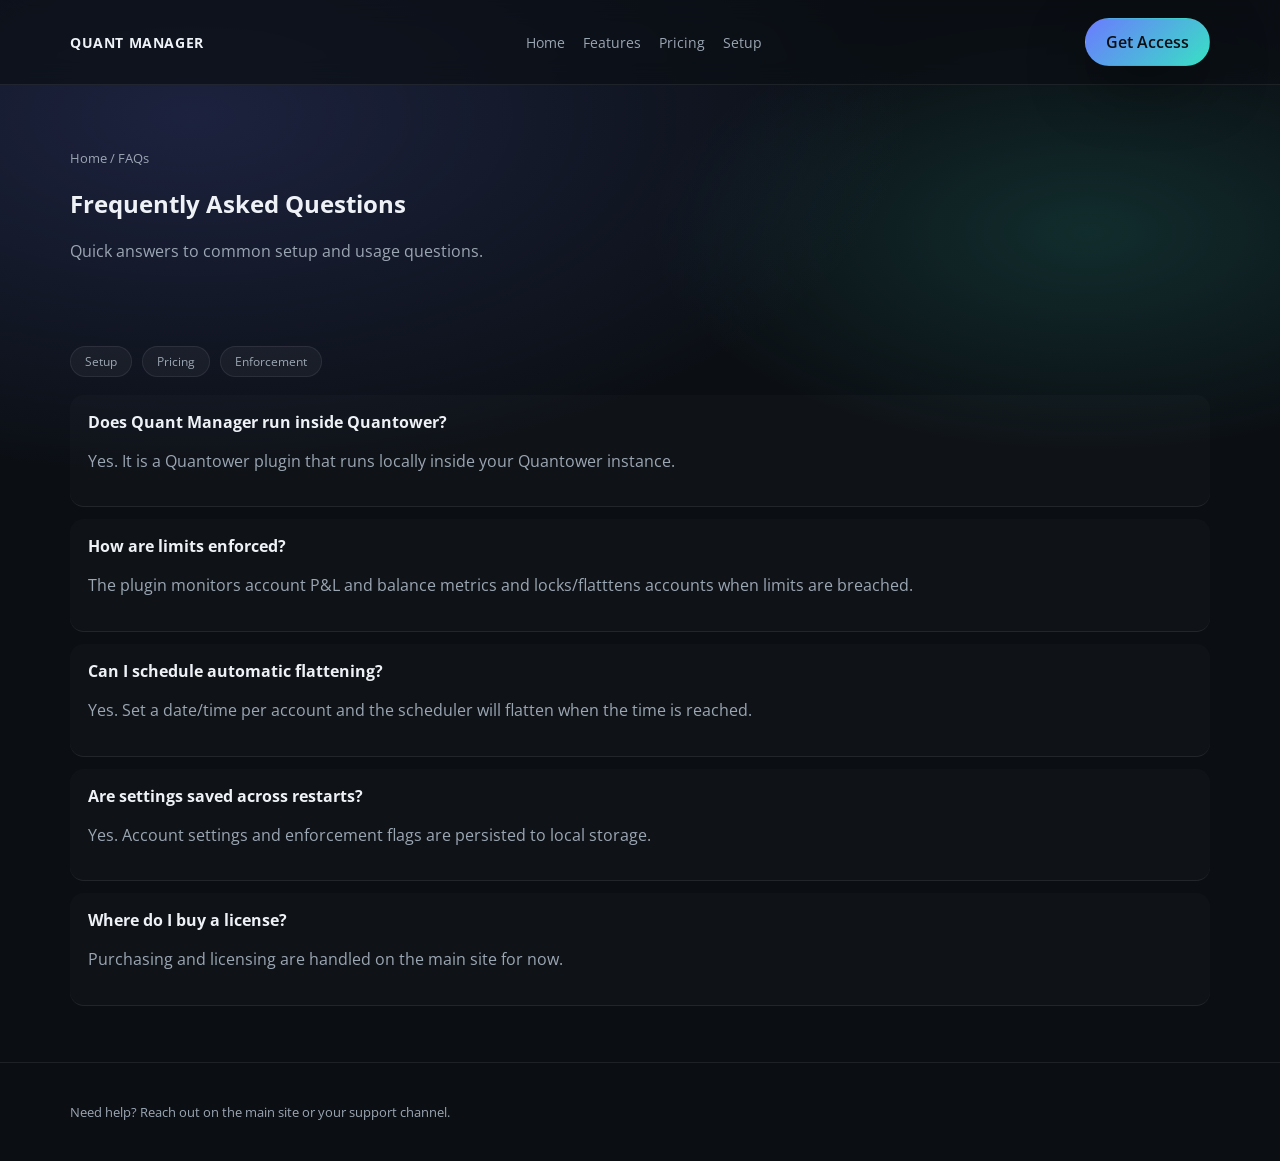
<file: faq.html>
<!DOCTYPE html>
<html lang="en">
  <head>
    <meta charset="UTF-8" />
    <meta name="viewport" content="width=device-width, initial-scale=1" />
    <title>Quant Manager — FAQs</title>
    <link rel="stylesheet" href="./styles.css" />
  </head>
  <body>
    <header class="nav">
      <div class="container nav-inner">
        <div class="logo">Quant Manager</div>
        <nav class="nav-links">
          <a href="./index.html">Home</a>
          <a href="./index.html#features">Features</a>
          <a href="./pricing.html">Pricing</a>
          <a href="./setup.html">Setup</a>
        </nav>
        <a class="btn" href="https://ldqtrading.gumroad.com/l/tpsplugin" target="_blank" rel="noreferrer">Get Access</a>
      </div>
    </header>

    <main class="container">
      <section class="page-hero">
        <div class="breadcrumbs">Home / FAQs</div>
        <h1>Frequently Asked Questions</h1>
        <p class="muted">Quick answers to common setup and usage questions.</p>
      </section>

      <section class="section">
        <div class="pill-row">
          <span class="pill">Setup</span>
          <span class="pill">Pricing</span>
          <span class="pill">Enforcement</span>
        </div>
        <div class="faq-item">
          <h4>Does Quant Manager run inside Quantower?</h4>
          <p class="muted">Yes. It is a Quantower plugin that runs locally inside your Quantower instance.</p>
        </div>
        <div class="faq-item">
          <h4>How are limits enforced?</h4>
          <p class="muted">The plugin monitors account P&L and balance metrics and locks/flatttens accounts when limits are breached.</p>
        </div>
        <div class="faq-item">
          <h4>Can I schedule automatic flattening?</h4>
          <p class="muted">Yes. Set a date/time per account and the scheduler will flatten when the time is reached.</p>
        </div>
        <div class="faq-item">
          <h4>Are settings saved across restarts?</h4>
          <p class="muted">Yes. Account settings and enforcement flags are persisted to local storage.</p>
        </div>
        <div class="faq-item">
          <h4>Where do I buy a license?</h4>
          <p class="muted">Purchasing and licensing are handled on the main site for now.</p>
        </div>
      </section>
    </main>

    <footer class="footer">
      <div class="container">
        <div>Need help? Reach out on the main site or your support channel.</div>
      </div>
    </footer>
  </body>
</html>
</file>
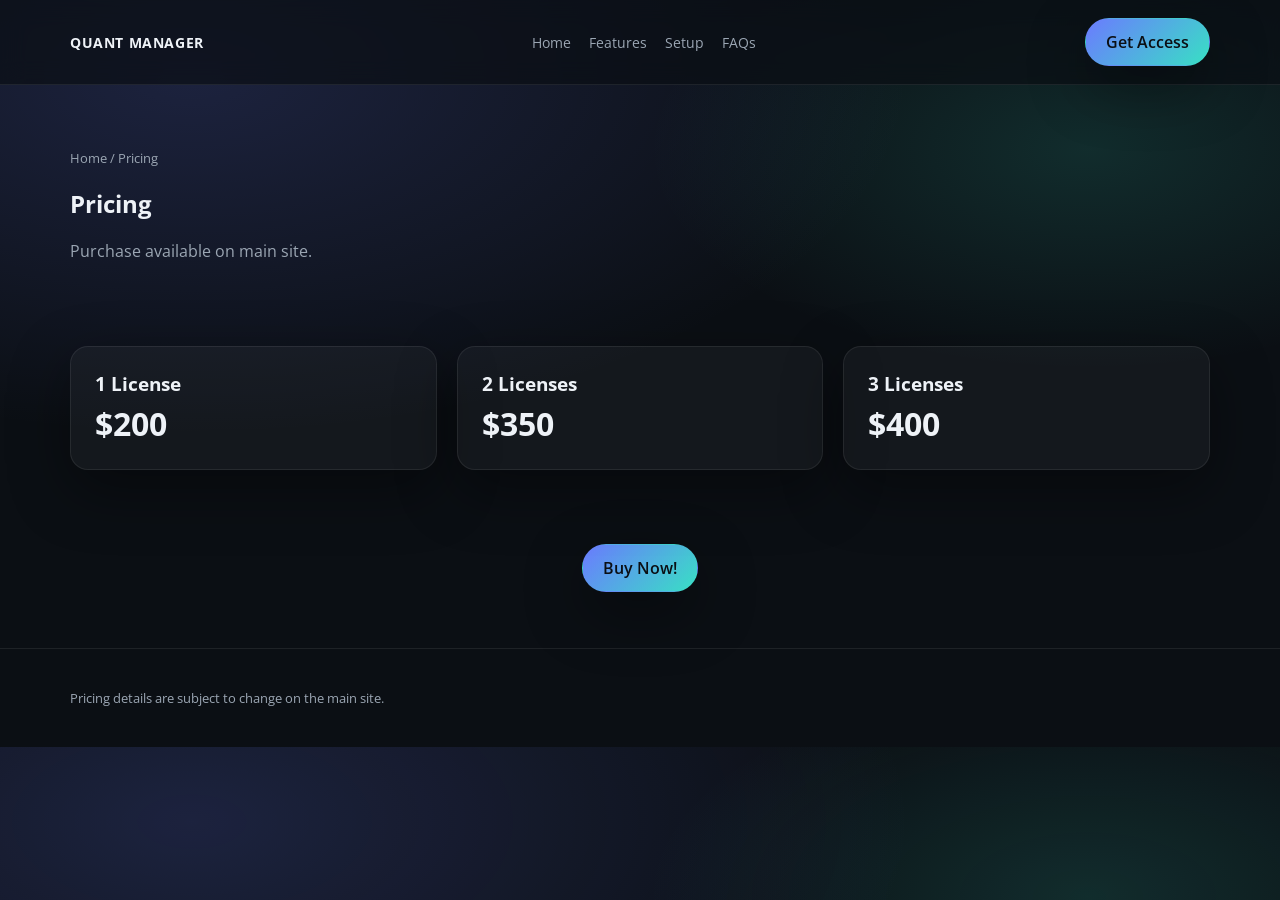
<file: pricing.html>
<!DOCTYPE html>
<html lang="en">
  <head>
    <meta charset="UTF-8" />
    <meta name="viewport" content="width=device-width, initial-scale=1" />
    <title>Quant Manager — Pricing</title>
    <link rel="stylesheet" href="./styles.css" />
  </head>
  <body>
    <header class="nav">
      <div class="container nav-inner">
        <div class="logo">Quant Manager</div>
        <nav class="nav-links">
          <a href="./index.html">Home</a>
          <a href="./index.html#features">Features</a>
          <a href="./setup.html">Setup</a>
          <a href="./faq.html">FAQs</a>
        </nav>
        <a class="btn" href="https://ldqtrading.gumroad.com/l/tpsplugin" target="_blank" rel="noreferrer">Get Access</a>
      </div>
    </header>

    <main class="container">
      <section class="page-hero">
        <div class="breadcrumbs">Home / Pricing</div>
        <h1>Pricing</h1>
        <p class="muted">Purchase available on main site.</p>
      </section>

      <section class="section pricing">
        <div class="price-card">
          <h3>1 License</h3>
          <div class="price">$200</div>
        </div>
        <div class="price-card">
          <h3>2 Licenses</h3>
          <div class="price">$350</div>
        </div>
        <div class="price-card">
          <h3>3 Licenses</h3>
          <div class="price">$400</div>
      </section>

      <section class="section pricing-cta">
        <a class="btn" href="https://ldqtrading.gumroad.com/l/tpsplugin" target="_blank" rel="noreferrer">Buy Now!</a>
      </section>
    </main>

    <footer class="footer">
      <div class="container">
        <div>Pricing details are subject to change on the main site.</div>
      </div>
    </footer>
  </body>
</html>
</file>
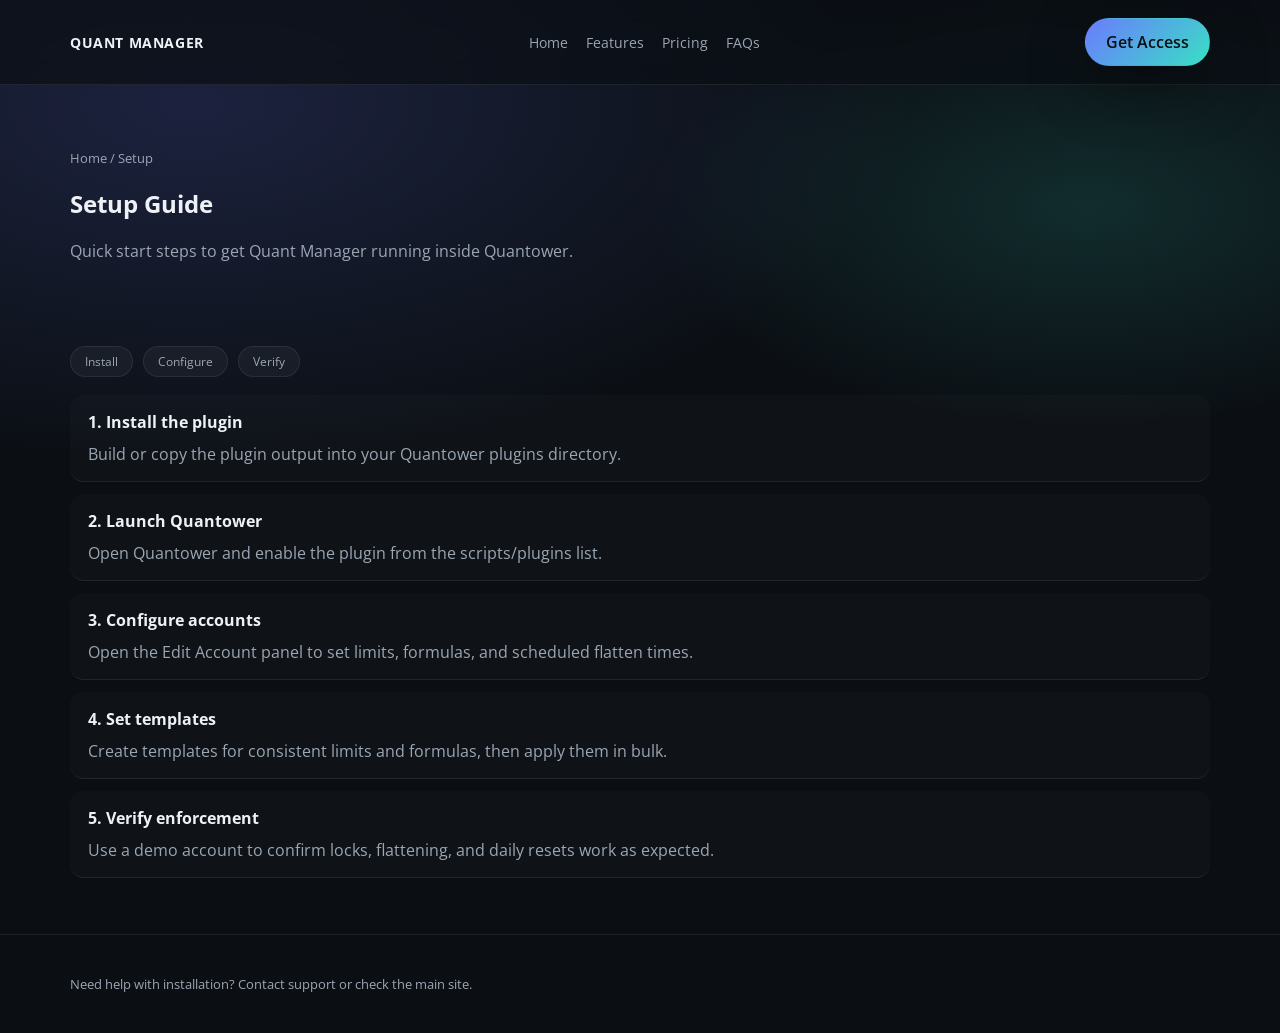
<file: setup.html>
<!DOCTYPE html>
<html lang="en">
  <head>
    <meta charset="UTF-8" />
    <meta name="viewport" content="width=device-width, initial-scale=1" />
    <title>Quant Manager — Setup Guide</title>
    <link rel="stylesheet" href="./styles.css" />
  </head>
  <body>
    <header class="nav">
      <div class="container nav-inner">
        <div class="logo">Quant Manager</div>
        <nav class="nav-links">
          <a href="./index.html">Home</a>
          <a href="./index.html#features">Features</a>
          <a href="./pricing.html">Pricing</a>
          <a href="./faq.html">FAQs</a>
        </nav>
        <a class="btn" href="https://ldqtrading.gumroad.com/l/tpsplugin" target="_blank" rel="noreferrer">Get Access</a>
      </div>
    </header>

    <main class="container">
      <section class="page-hero">
        <div class="breadcrumbs">Home / Setup</div>
        <h1>Setup Guide</h1>
        <p class="muted">Quick start steps to get Quant Manager running inside Quantower.</p>
      </section>

      <section class="section">
        <div class="pill-row">
          <span class="pill">Install</span>
          <span class="pill">Configure</span>
          <span class="pill">Verify</span>
        </div>
        <div class="setup-step">
          <strong>1. Install the plugin</strong>
          <div class="muted">Build or copy the plugin output into your Quantower plugins directory.</div>
        </div>
        <div class="setup-step">
          <strong>2. Launch Quantower</strong>
          <div class="muted">Open Quantower and enable the plugin from the scripts/plugins list.</div>
        </div>
        <div class="setup-step">
          <strong>3. Configure accounts</strong>
          <div class="muted">Open the Edit Account panel to set limits, formulas, and scheduled flatten times.</div>
        </div>
        <div class="setup-step">
          <strong>4. Set templates</strong>
          <div class="muted">Create templates for consistent limits and formulas, then apply them in bulk.</div>
        </div>
        <div class="setup-step">
          <strong>5. Verify enforcement</strong>
          <div class="muted">Use a demo account to confirm locks, flattening, and daily resets work as expected.</div>
        </div>
      </section>
    </main>

    <footer class="footer">
      <div class="container">
        <div>Need help with installation? Contact support or check the main site.</div>
      </div>
    </footer>
  </body>
</html>
</file>
<file: styles.css>
@import url("https://fonts.googleapis.com/css2?family=Open+Sans:wght@400;600;700&display=swap");
/* Quant Manager marketing site styles */
:root {
  --bg: #0b0f14;
  --bg-soft: #0f141c;
  --panel: rgba(255, 255, 255, 0.04);
  --text: #eef2f7;
  --muted: #9ba6b3;
  --accent: #6b7bff;
  --accent-2: #38e0c4;
  --accent-3: #f6c94c;
  --border: rgba(255, 255, 255, 0.08);
  --shadow: 0 20px 60px rgba(0, 0, 0, 0.4);
}

* {
  box-sizing: border-box;
}

html, body {
  margin: 0;
  padding: 0;
  font-family: "Open Sans", "Segoe UI", Arial, sans-serif;
  background: radial-gradient(1200px 600px at 15% 10%, rgba(107, 123, 255, 0.18), transparent 60%),
    radial-gradient(800px 400px at 85% 20%, rgba(56, 224, 196, 0.14), transparent 55%),
    var(--bg);
  color: var(--text);
}

a {
  color: inherit;
  text-decoration: none;
}

img {
  max-width: 100%;
  display: block;
  border-radius: 12px;
}

.container {
  width: min(1140px, 92%);
  margin: 0 auto;
}

.nav {
  position: sticky;
  top: 0;
  backdrop-filter: blur(12px);
  background: rgba(11, 15, 20, 0.7);
  border-bottom: 1px solid var(--border);
  z-index: 10;
}

.nav-inner {
  display: flex;
  align-items: center;
  justify-content: space-between;
  padding: 18px 0;
}

.logo {
  font-weight: 700;
  letter-spacing: 0.6px;
  text-transform: uppercase;
  font-size: 14px;
}

.nav-links {
  display: flex;
  gap: 18px;
  font-size: 14px;
  color: var(--muted);
}

.nav-links a:hover {
  color: var(--text);
}

.btn {
  display: inline-flex;
  align-items: center;
  gap: 10px;
  padding: 12px 20px;
  border-radius: 999px;
  border: 1px solid transparent;
  background: linear-gradient(135deg, var(--accent), var(--accent-2));
  color: #0b0f14;
  font-weight: 600;
  box-shadow: var(--shadow);
}

.btn.secondary {
  background: rgba(255, 255, 255, 0.06);
  border-color: var(--border);
  color: var(--text);
  box-shadow: none;
}

.btn.hover-accent {
  background: rgba(255, 255, 255, 0.06);
  border-color: var(--border);
  color: var(--text);
  box-shadow: none;
}

.btn.hover-accent:hover {
  background: linear-gradient(135deg, var(--accent), var(--accent-2));
  border-color: transparent;
  color: #0b0f14;
  box-shadow: var(--shadow);
}

.hero {
  padding: 88px 0 40px;
  display: grid;
  gap: 36px;
  grid-template-columns: repeat(auto-fit, minmax(280px, 1fr));
  align-items: center;
}

.hero h1 {
  font-size: clamp(30px, 4.2vw, 52px);
  margin: 0 0 14px;
}

.hero p {
  color: var(--muted);
  line-height: 1.7;
  margin: 0 0 22px;
}

.hero-card {
  background: linear-gradient(135deg, rgba(107, 123, 255, 0.18), rgba(56, 224, 196, 0.12));
  border: 1px solid var(--border);
  border-radius: 18px;
  padding: 20px;
  box-shadow: var(--shadow);
}

.hero-card small {
  color: var(--muted);
}

.section {
  padding: 56px 0;
}

.section h2 {
  margin: 0 0 16px;
  font-size: 28px;
}

.features-heading {
  font-size: clamp(36px, 4.8vw, 56px);
  font-weight: 700;
  letter-spacing: -0.5px;
  margin-bottom: 30px;
  text-align: center;
}

.section p {
  color: var(--muted);
  line-height: 1.6;
}

.grid {
  display: grid;
  gap: 22px;
  grid-template-columns: repeat(auto-fit, minmax(240px, 1fr));
}

.feature-split {
  display: grid;
  grid-template-columns: minmax(360px, 1.2fr) minmax(300px, 1fr);
  gap: 40px;
  align-items: center;
  min-height: 520px;
  position: relative;
}

.feature-split::before {
  content: "";
  position: absolute;
  inset: -200px -160px;
  background: radial-gradient(560px 260px at 20% 40%, rgba(107, 123, 255, 0.16), transparent 75%),
    radial-gradient(560px 260px at 80% 55%, rgba(56, 224, 196, 0.12), transparent 75%);
  filter: blur(24px);
  opacity: 0.8;
  pointer-events: none;
  z-index: 0;
}

.feature-image {
  background: transparent;
  border: 0;
  border-radius: 0;
  padding: 0;
  box-shadow: none;
  position: relative;
  z-index: 1;
}

.feature-image img {
  width: 100%;
  height: auto;
  display: block;
  border-radius: 12px;
}

.feature-image.is-compact img {
  max-height: 280px;
  object-fit: contain;
}

.feature-list {
  display: grid;
  gap: 0;
  border-top: 1px solid rgba(255, 255, 255, 0.08);
  position: relative;
  z-index: 1;
}

.feature-item {
  text-align: left;
  border: 0;
  border-bottom: 1px solid rgba(255, 255, 255, 0.08);
  background: transparent;
  padding: 24px 6px 24px 20px;
  color: var(--text);
  cursor: pointer;
  position: relative;
  transition: color 0.2s ease, transform 0.2s ease;
}

.feature-item:hover {
  color: #ffffff;
  transform: translateY(-1px);
}

.feature-item.is-active {
  color: #ffffff;
}

.feature-item.is-active::before {
  content: "";
  position: absolute;
  left: 0;
  top: 28px;
  width: 8px;
  height: 8px;
  border-radius: 999px;
  background: rgba(107, 123, 255, 0.9);
  box-shadow: 0 0 0 8px rgba(107, 123, 255, 0.15);
}

.feature-title {
  display: block;
  font-size: 22px;
  font-weight: 600;
  margin-bottom: 10px;
}

.feature-description {
  display: none;
  color: var(--muted);
  line-height: 1.6;
  font-size: 16px;
}

.feature-item.is-active .feature-description {
  display: block;
}

.fade-section {
  opacity: 0;
  transform: translateY(26px);
  transition: opacity 0.7s ease, transform 0.7s ease;
  will-change: opacity, transform;
}

.fade-section.is-visible {
  opacity: 1;
  transform: translateY(0);
}

@media (prefers-reduced-motion: reduce) {
  .fade-section {
    opacity: 1;
    transform: none;
    transition: none;
  }
}

.enforcement-section {
  margin-top: 20px;
  min-height: 85vh;
  display: flex;
  flex-direction: column;
  justify-content: center;
  padding: 32px 0;
  position: relative;
  overflow: visible;
}

.enforcement-section::before {
  content: "";
  position: absolute;
  inset: -260px -220px;
  background: radial-gradient(660px 320px at 20% 45%, rgba(107, 123, 255, 0.12), transparent 80%),
    radial-gradient(660px 320px at 80% 50%, rgba(56, 224, 196, 0.1), transparent 80%);
  filter: blur(28px);
  opacity: 0.7;
  pointer-events: none;
  z-index: 0;
}

.enforcement-section > * {
  position: relative;
  z-index: 1;
}

.enforcement-heading {
  text-align: center;
  font-size: clamp(32px, 4.2vw, 56px);
  margin: -12px 0 32px;
}

.section-toggle {
  display: grid;
  grid-template-columns: repeat(auto-fit, minmax(260px, 1fr));
  gap: 24px;
  align-items: stretch;
  margin-bottom: 28px;
  padding-bottom: 28px;
  position: relative;
}

.section-toggle::after {
  content: "";
  position: absolute;
  left: 6%;
  right: 6%;
  bottom: 0;
  height: 1px;
  background: linear-gradient(90deg, transparent, rgba(255, 255, 255, 0.14), transparent);
  opacity: 0.6;
}

.toggle-btn {
  border-radius: 999px;
  padding: 18px 26px;
  border: 1px solid var(--border);
  background: rgba(255, 255, 255, 0.06);
  color: var(--text);
  font-weight: 600;
  font-size: 16px;
  cursor: pointer;
  transition: transform 0.2s ease, border-color 0.2s ease, background 0.2s ease;
}

.toggle-btn:hover {
  transform: translateY(-1px);
  border-color: rgba(107, 123, 255, 0.4);
}

.toggle-btn.is-active {
  border-color: transparent;
  background: linear-gradient(135deg, var(--accent), var(--accent-2));
  color: #0b0f14;
  box-shadow: var(--shadow);
}

.toggle-panel {
  display: none;
  position: relative;
  z-index: 1;
}

.toggle-panel.is-active {
  display: block;
}

.toggle-panel::before {
  content: "";
  position: absolute;
  inset: -140px -120px;
  background: radial-gradient(480px 240px at 20% 30%, rgba(107, 123, 255, 0.12), transparent 75%),
    radial-gradient(480px 240px at 80% 35%, rgba(56, 224, 196, 0.1), transparent 75%);
  filter: blur(22px);
  opacity: 0.75;
  pointer-events: none;
  z-index: 0;
}

.toggle-panel > * {
  position: relative;
  z-index: 1;
}

.feature-grid {
  margin-top: 30px;
  display: grid;
  gap: 28px;
  grid-template-columns: repeat(auto-fit, minmax(260px, 1fr));
}

.mini-feature {
  border-radius: 18px;
  border: 1px solid rgba(255, 255, 255, 0.08);
  background: rgba(255, 255, 255, 0.02);
  padding: 24px;
  text-align: left;
  color: var(--text);
  cursor: pointer;
  transition: transform 0.2s ease, border-color 0.2s ease, background 0.2s ease;
}

.mini-feature:hover {
  transform: translateY(-2px);
  border-color: rgba(107, 123, 255, 0.45);
  background: rgba(107, 123, 255, 0.08);
}

.mini-feature strong {
  display: block;
  font-size: 20px;
  margin-bottom: 10px;
}

.mini-feature span {
  color: var(--muted);
  line-height: 1.6;
  font-size: 15px;
}

.feature-modal {
  position: fixed;
  inset: 0;
  display: flex;
  align-items: center;
  justify-content: center;
  background: rgba(8, 12, 18, 0.6);
  opacity: 0;
  pointer-events: none;
  transition: opacity 0.2s ease;
  z-index: 999;
}

.feature-modal.is-open {
  opacity: 1;
  pointer-events: auto;
}

.feature-modal-card {
  width: min(620px, 92vw);
  background: linear-gradient(145deg, rgba(38, 52, 77, 0.95), rgba(20, 28, 44, 0.98));
  border: 1px solid rgba(255, 255, 255, 0.08);
  border-radius: 20px;
  padding: 28px;
  box-shadow: 0 30px 80px rgba(0, 0, 0, 0.45);
  position: relative;
}

.feature-modal-card h3 {
  margin-top: 0;
  font-size: 24px;
}

.feature-modal-card p {
  color: rgba(255, 255, 255, 0.85);
  line-height: 1.6;
  margin-bottom: 0;
}

.feature-modal-close {
  position: absolute;
  right: 18px;
  top: 16px;
  width: 36px;
  height: 36px;
  border-radius: 999px;
  border: 0;
  background: rgba(255, 255, 255, 0.12);
  color: #fff;
  cursor: pointer;
  font-size: 20px;
}

.modal-open {
  overflow: hidden;
}

.card {
  background: var(--panel);
  border: 1px solid var(--border);
  border-radius: 18px;
  padding: 20px;
  box-shadow: var(--shadow);
  backdrop-filter: blur(8px);
}

.card h3 {
  margin: 0 0 8px;
  font-size: 18px;
}

.card p {
  margin: 0;
  color: var(--muted);
  line-height: 1.5;
}

.callout {
  border-radius: 20px;
  padding: 32px;
  background: linear-gradient(135deg, rgba(107, 123, 255, 0.2), rgba(56, 224, 196, 0.12));
  border: 1px solid var(--border);
  position: relative;
  overflow: hidden;
}

.callout::before {
  content: "";
  position: absolute;
  inset: -180px -150px;
  background: radial-gradient(480px 240px at 25% 45%, rgba(107, 123, 255, 0.14), transparent 75%),
    radial-gradient(480px 240px at 75% 55%, rgba(56, 224, 196, 0.11), transparent 75%);
  filter: blur(20px);
  opacity: 0.8;
  pointer-events: none;
  z-index: 0;
}

.callout > * {
  position: relative;
  z-index: 1;
}

.pricing {
  display: grid;
  gap: 20px;
  grid-template-columns: repeat(auto-fit, minmax(220px, 1fr));
}

.pricing-pills {
  display: grid;
  gap: 18px;
  grid-template-columns: repeat(auto-fit, minmax(220px, 1fr));
  align-items: stretch;
}

.pricing-cta {
  display: flex;
  justify-content: center;
  padding-top: 18px;
}

.pricing-pill {
  display: flex;
  align-items: center;
  gap: 18px;
  padding: 18px 22px;
  border-radius: 14px;
  border: 1px solid rgba(255, 255, 255, 0.18);
  background: rgba(0, 0, 0, 0.25);
  box-shadow: 0 18px 40px rgba(0, 0, 0, 0.35);
}

.pill-price {
  min-width: 86px;
  height: 46px;
  padding: 0 16px;
  border-radius: 999px;
  border: 1px solid rgba(255, 255, 255, 0.35);
  display: inline-flex;
  align-items: center;
  justify-content: center;
  font-weight: 700;
  color: #ffffff;
  background: rgba(0, 0, 0, 0.25);
}

.pill-meta strong {
  font-size: 18px;
  color: #ffffff;
}

.price-card {
  padding: 24px;
  border-radius: 18px;
  background: var(--panel);
  border: 1px solid var(--border);
  box-shadow: var(--shadow);
  position: relative;
  overflow: hidden;
}

.price-card::before {
  content: "";
  position: absolute;
  inset: 0;
  background: radial-gradient(300px 120px at 20% 0%, rgba(107, 123, 255, 0.18), transparent 60%),
    radial-gradient(240px 120px at 90% 10%, rgba(56, 224, 196, 0.18), transparent 60%);
  opacity: 0;
  transition: opacity 0.3s ease;
}

.price-card:hover::before {
  opacity: 1;
}

.price {
  font-size: 32px;
  font-weight: 700;
}

.muted {
  color: var(--muted);
}

.footer {
  padding: 40px 0;
  border-top: 1px solid var(--border);
  color: var(--muted);
  font-size: 13px;
}

.page-hero {
  padding: 64px 0 12px;
}

.breadcrumbs {
  color: var(--muted);
  font-size: 13px;
}

.faq-item {
  border-bottom: 1px solid var(--border);
  padding: 16px 0;
}

.faq-item h4 {
  margin: 0 0 6px;
}

.setup-step {
  display: grid;
  gap: 10px;
  padding: 16px 0;
  border-bottom: 1px solid var(--border);
}

.faq-item,
.setup-step {
  background: rgba(255, 255, 255, 0.02);
  border-radius: 14px;
  padding: 16px 18px;
}

.faq-item + .faq-item,
.setup-step + .setup-step {
  margin-top: 12px;
}

.pricing .price-card h3 {
  margin: 0 0 6px;
}

.pricing .price-card .muted {
  margin-bottom: 10px;
}

.pill-row {
  display: flex;
  flex-wrap: wrap;
  gap: 10px;
  margin-bottom: 18px;
}

.pill {
  padding: 6px 14px;
  border-radius: 999px;
  font-size: 12px;
  border: 1px solid var(--border);
  color: var(--muted);
  background: rgba(255, 255, 255, 0.04);
}

.hero-metrics {
  display: grid;
  grid-template-columns: repeat(auto-fit, minmax(160px, 1fr));
  gap: 12px;
  margin-top: 18px;
}

.metric {
  background: rgba(255, 255, 255, 0.04);
  border: 1px solid var(--border);
  padding: 12px 14px;
  border-radius: 14px;
}

.metric strong {
  display: block;
  font-size: 16px;
}

.feature-row {
  display: flex;
  flex-direction: row-reverse;
  gap: 14px;
  margin-top: 18px;
  flex-wrap: wrap;
}

.feature-pill {
  flex: 1 1 180px;
  background: rgba(255, 255, 255, 0.05);
  border: 1px solid var(--border);
  border-radius: 16px;
  padding: 12px 14px;
  min-width: 180px;
}

.feature-pill strong {
  display: block;
  font-size: 14px;
  margin-bottom: 4px;
}

.accent-section {
  margin: 48px 0;
  padding: 32px;
  border-radius: 22px;
  background: linear-gradient(135deg, rgba(107, 123, 255, 0.18), rgba(246, 201, 76, 0.12));
  border: 1px solid var(--border);
}

.accent-section h2 {
  margin-top: 0;
}

.feature-showcase {
  display: grid;
  gap: 18px;
  grid-template-columns: repeat(auto-fit, minmax(240px, 1fr));
  margin-top: 18px;
}

.showcase-card {
  background: var(--panel);
  border: 1px solid var(--border);
  border-radius: 18px;
  padding: 16px;
  box-shadow: var(--shadow);
  display: grid;
  gap: 12px;
}

.showcase-media {
  border-radius: 14px;
  overflow: hidden;
  border: 1px solid rgba(255, 255, 255, 0.05);
  background: rgba(255, 255, 255, 0.02);
}

.showcase-media img {
  border-radius: 0;
  width: 100%;
  height: 180px;
  object-fit: cover;
}

@media (max-width: 720px) {
  .nav-links {
    display: none;
  }

  .feature-split {
    grid-template-columns: 1fr;
    min-height: auto;
    gap: 24px;
  }
}
</file>
